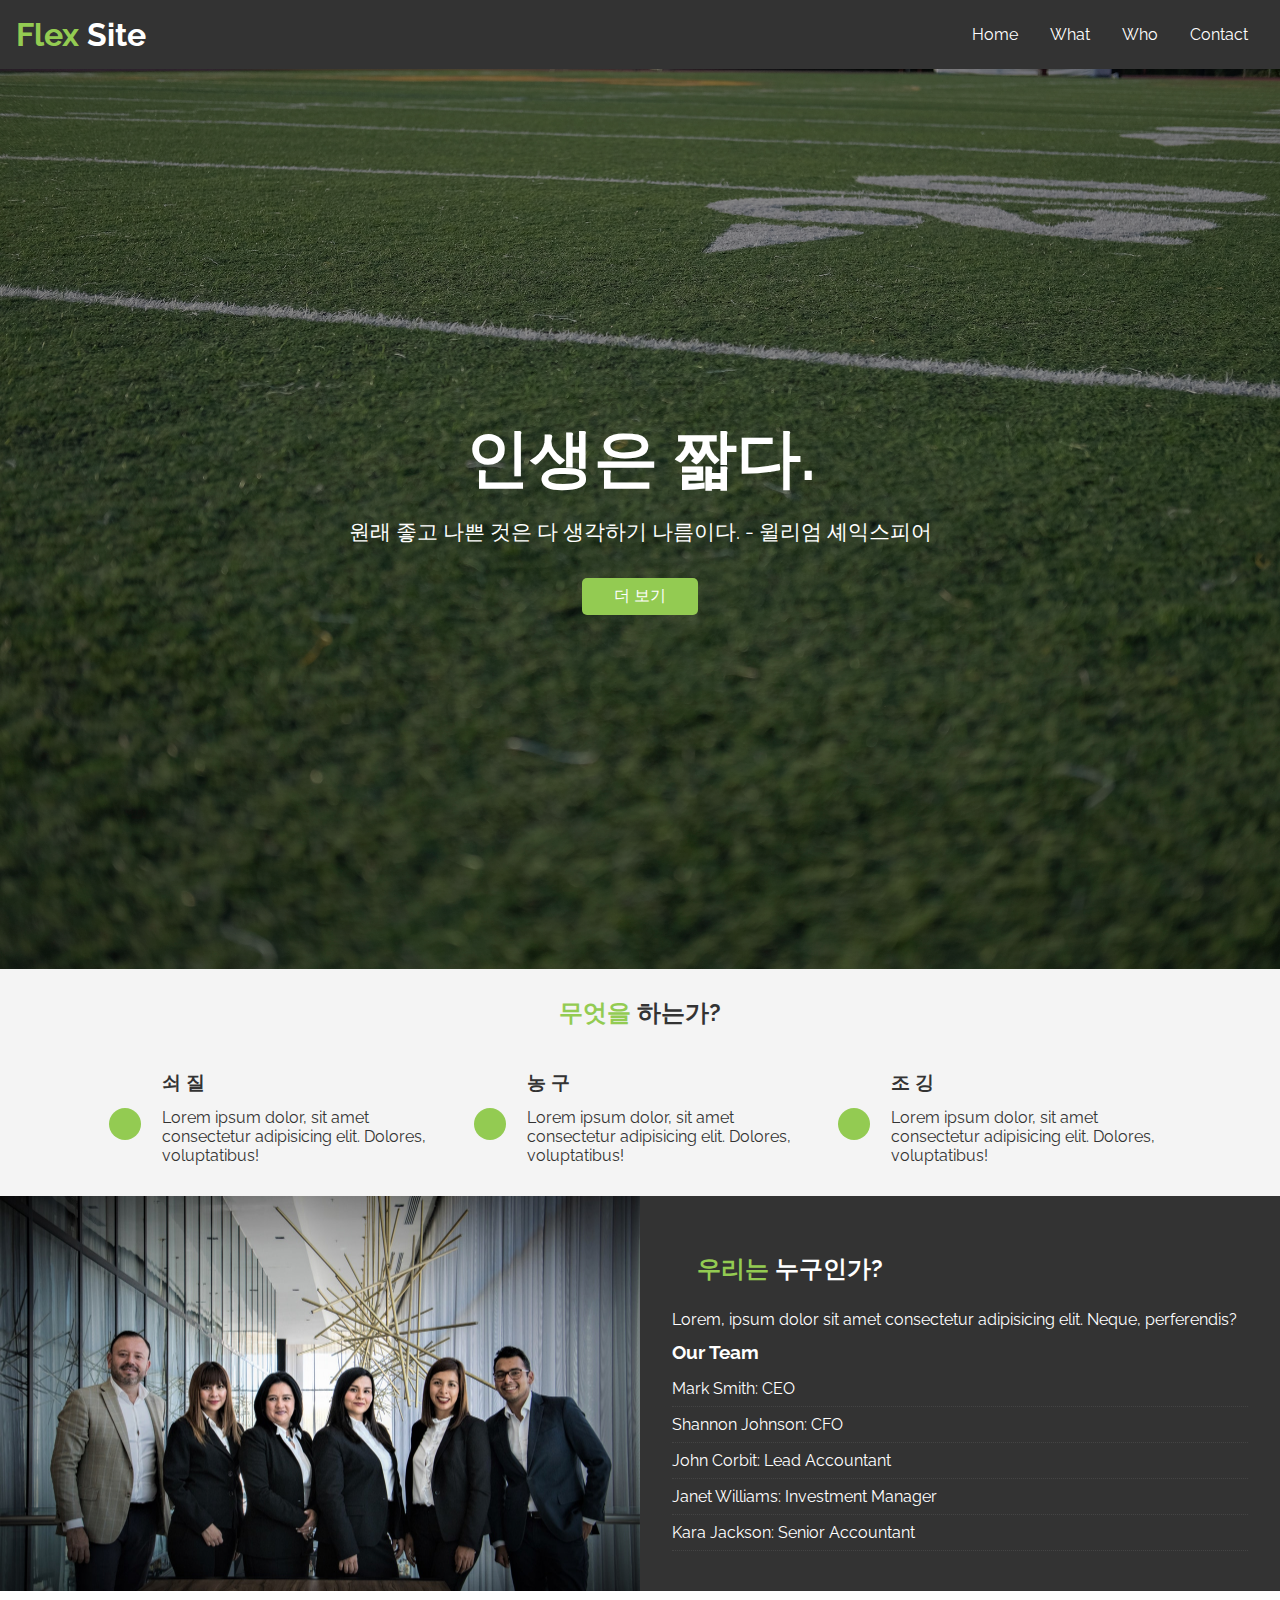
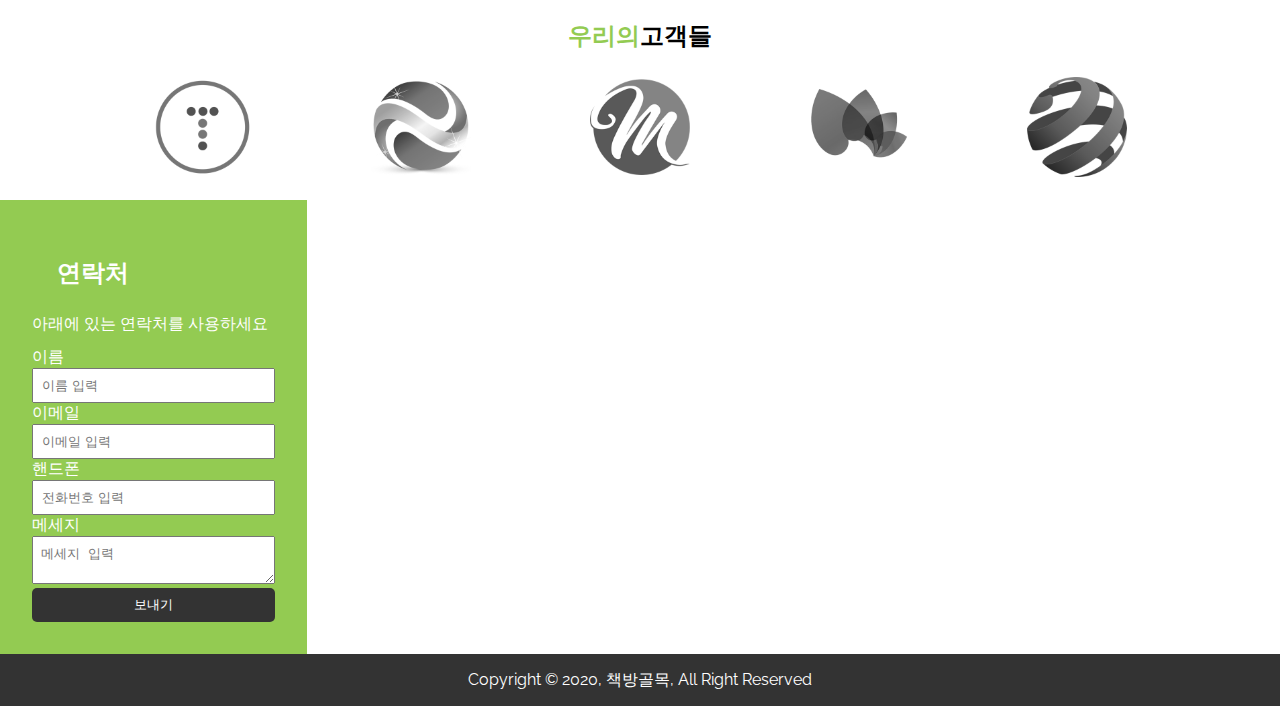
<file: index.html>
<!DOCTYPE html>
<html lang="en">
<head>
    <meta charset="UTF-8">
    <meta name="viewport" content="width=device-width, initial-scale=1.0">
    <title>FlexSite</title>
    <!-- favicon -->
    <link rel="shortcut icon" href="img/favicon.ico" type="image/x-icon">
    <!-- 폰트오썸 CDN 링크 -->
    <link rel="stylesheet" href="https://cdnjs.cloudflare.com/ajax/libs/font-awesome/5.13.0/css/all.min.css"
        integrity="sha256-h20CPZ0QyXlBuAw7A+KluUYx/3pK+c7lYEpqLTlxjYQ=" crossorigin="anonymous" />
    
    <!-- 메인 CSS -->
    <link rel="stylesheet" href="css/style.css">

    <!-- 스타일시트는 뒤에 적은 것이 적용된다. -->
    <link rel="stylesheet" media="screen and (max-width: 768px)" href="css/mobile.css">
    <link rel="stylesheet" media="screen and (min-width: 1100px)"  href="css/widescreen.css">

    
    
</head>
<body id="home">
    <!-- 메뉴바 -->
    <nav id="navbar">
        <!-- 로고 -->
        <h1 class="logo">
            <span class="text-primary">
                <i class="fas fa-football-ball"></i>Flex
            </span>Site
        </h1>

        <!-- 리스트 -->
        <ul>
            <li><a href="#home">Home</a></li>
            <li><a href="#what">What</a></li>
            <li><a href="#who">Who</a></li>
            <li><a href="#contact">Contact</a></li>
        </ul>
    </nav>
    <!-- 메뉴바 끝 -->

    <!-- 쇼케이스 시작 -->
    <header id="showcase">
        <div class="showcase-content">
            <h1 class="l-heading">
                인생은 짧다.
            </h1>
            <p class="lead">
                원래 좋고 나쁜 것은 다 생각하기 나름이다. - 윌리엄 셰익스피어
            </p>
            <a href="#what" class="btn">더 보기</a>
        </div>
    </header>
    <!-- 쇼케이스 끝 -->

    <!-- 섹션 : 무엇을 하나 -->
    <section id="what" class="bg-light py-1">
        <div class="container">
            <h2 class="m-heading text-center">
                <span class="text-primary">무엇을</span> 하는가?
            </h2>
            <div class="items">
                <div class="item">
                    <i class="fas fa-dumbbell"></i>
                    <div>
                        <h3>쇠 질</h3>
                        <p>Lorem ipsum dolor, sit amet consectetur adipisicing elit. Dolores, voluptatibus!</p>
                    </div>
                </div>
                <div class="item">
                    <i class="fas fa-basketball-ball"></i>
                    <div>
                        <h3>농 구</h3>
                        <p>Lorem ipsum dolor, sit amet consectetur adipisicing elit. Dolores, voluptatibus!</p>
                    </div>
                </div>
                <div class="item">
                    <i class="fas fa-running"></i>
                    <div>
                        <h3>조 깅</h3>
                        <p>Lorem ipsum dolor, sit amet consectetur adipisicing elit. Dolores, voluptatibus!</p>
                    </div>
                </div>
            </div>
        </div>
    </section>
    <!-- 섹션 : 무엇을 하나 끝-->

    <!-- 섹션 : 우리는 누구인가? -->
    <section id="who">
        <div class="who-img p-2"></div>
        <div class="who-text bg-dark p-2">
            <h2 class="m-heading"><span class="text-primary">우리는 </span>누구인가?</h2>
            <p>Lorem, ipsum dolor sit amet consectetur adipisicing elit. Neque, perferendis?</p>
            <h3>Our Team</h3>
            <ul class="list">
                <li>Mark Smith: CEO</li>
                <li>Shannon Johnson: CFO</li>
                <li>John Corbit: Lead Accountant</li>
                <li>Janet Williams: Investment Manager</li>
                <li>Kara Jackson: Senior Accountant</li>
            </ul>
        </div>
    </section>
    <!-- 섹션 : 우리는 누구인가? 끝 -->

    <!-- 섹션 : 클라이언트 -->
    <section id="clients" class="py-1">
        <div class="container">
            <h2 class="m-heading text-center">
                <span class="text-primary">우리의</span>고객들
            </h2>
            <div class="items py-1">
                <div><img src="img/logo1.png" alt="고객들"></div>
                <div><img src="img/logo2.png" alt="고객들"></div>
                <div><img src="img/logo3.png" alt="고객들"></div>
                <div><img src="img/logo4.png" alt="고객들"></div>
                <div><img src="img/logo5.png" alt="고객들"></div>
                
            </div>
        </div>
    </section>
    <!-- 섹션 : 클라이언트 끝 -->

    <!-- 섹션 : 컨택트 -->
    <section id="contact">
        <div class="contact-form bg-primary p-2">
            <h2 class="m-heading">연락처</h2>
            <p>아래에 있는 연락처를 사용하세요</p>
            <form>
                <div class="form-group">
                    <label for="name">이름</label>
                    <input type="text" id="name" placeholder="이름 입력">
                </div>
                <div class="form-group">
                    <label for="email">이메일</label>
                    <input type="text" id="email" placeholder="이메일 입력">
                </div>
                <div class="form-group">
                    <label for="phone">핸드폰</label>
                    <input type="text" id="phone" placeholder="전화번호 입력">
                </div>
                <div class="form-group">
                    <label for="message">메세지</label>
                    <textarea name="message" id="message" placeholder="메세지 입력"></textarea>
                </div>
                <input type="submit" value="보내기" class="btn btn-dark">
            </form>
        </div>
        <div class="map">
            <iframe src="https://www.google.com/maps/embed?pb=!1m18!1m12!1m3!1d3262.0250959302703!2d129.05739041558365!3d35.15599486620429!2m3!1f0!2f0!3f0!3m2!1i1024!2i768!4f13.1!3m3!1m2!1s0x3568eb6feb39fa0d%3A0x17502eaffb28a5b4!2z67aA7IKwSVTqtZDsnKHshLzthLA!5e0!3m2!1sko!2skr!4v1589246620339!5m2!1sko!2skr" width="100%" height="450" frameborder="0" style="border:0;" allowfullscreen="" aria-hidden="false" tabindex="0"></iframe>
        </div>
    </section>
    <!-- 섹션 : 컨택트 끝 -->

    <!-- Footer -->
    <footer class="main-footer bg-dark text-center py-1">
        <div class="container">
            <p>Copyright &copy; 2020, 책방골목, All Right Reserved</p>
        </div>
    </footer>
    <!-- Footer 끝 -->
    
    <!-- 제이쿼리 CDN -->
    <script src="https://code.jquery.com/jquery-3.5.1.min.js" integrity="sha256-9/aliU8dGd2tb6OSsuzixeV4y/faTqgFtohetphbbj0=" crossorigin="anonymous"></script>

    <script src="/js/index.js"></script>
</body>
</html>
</file>
<file: css/style.css>
/* 폰트 */
@import url('https://fonts.googleapis.com/css2?family=Raleway&display=swap');

/* 초기화 */
*{
    padding: 0;
    margin: 0;
    box-sizing: border-box;
}
body{
    font-family: 'Raleway', sans-serif;
}
a{
    text-decoration: none;
}
p{
    margin: 0.75rem 0;
}
.text-primary{
    color: #93cb52;
}

/* 메인 네브바 */
#navbar{
    display: flex;
    justify-content: space-between;
    position: sticky;
    top: 0;
    background-color: #333;
    color: white;
    padding: 1rem;
    z-index: 1;
}

.logo{
    color: white;
}

#navbar ul{
    display: flex;
    align-items: center;
    list-style: none;
}

#navbar ul li a{
    color: white;
    padding: 0.75rem;
    margin: 0 0.25rem;
}
#navbar ul li a:hover{
    background-color: #93cb52;
    border-radius: 5px;
}

/* 쇼케이스 */
#showcase{
    background: #333 url(../img/wallpaper.jpg) no-repeat center center;
    background-size: cover;
    height: 100vh;
    color: white;
    position: relative;
}

#showcase .showcase-content{
    display: flex;
    flex-direction: column;
    text-align: center;
    justify-content: center;
    align-items: center;
    padding: 0 2em;
    /* 오버레이 : 쇼케이스와 같은 사이즈 */
    position: absolute;
    top: 0;
    left: 0;
    right: 0;
    bottom: 0;
    background-color: rgba(0,0,0,0.4);
}

/* 공통 클래스 : 여러번 사용 */
.l-heading{
    font-size: 4rem;
    margin-bottom: 0.75rem;
    line-height: 1.1;
}
.lead{
    font-size: 1.3rem;
    margin-bottom: 2rem;
}
.btn{
    display: inline-block;
    color: white;
    background-color: #93cb52;
    padding: 0.5rem 2rem;
    border: none;
    border-radius: 5px;
}
.btn-dark{
    background-color: #333;
}

.container{
    max-width: 1100px;
    margin: auto;
    padding: 0.2rem;
    display: flex;
    flex-direction: column;
}
.text-center{
    text-align: center;
}
.py1{
    padding: 1.5rem 0;
}
.py2{
    padding: 2rem 0;
}
.py3{
    padding: 3rem 0;
}
.bg-light{
    background: #f4f4f4;
    color: #333;
}
.bg-dark{
    background: #333;
    color: #fff;
}
.bg-primary{
    background: #93cb52;
    color: #fff;
}

.p-1{
    padding: 1.5rem;
}
.p-2{
    padding: 2rem;
}
.p-3{
    padding: 3rem;
}
.list{
    margin: 0.5rem 0;
    list-style: none;
}
.list li{
    padding: 0.5rem 0;
    border-bottom: #444 dotted 1px;
}

/* 섹션 : 무엇을 하는가 */
.m-heading{
    margin: 25px;
}
#what .items{
    display: flex;
}
#what .item{
    flex: 1;
    text-align: center;
    padding: 1rem;
}
#what .items .item i{
    background-color: #93cb52;
    padding: 1rem;
    border-radius: 50%;
    margin-bottom: 1rem;
    font-size: 2rem;
}

/* 섹션 : 우리는 누구인가? */
#who{
    display: flex;
}

#who div{
    flex:1;
}

#who .who-img{
    background: url('../img/people.jpg') no-repeat center center/cover;
}

/* 섹션 : 클라이언트 */
#clients .items{
    display: flex;
    justify-content: space-around;
}
#clients .items img{
    display: block;
    margin: auto 2px;
    width: 100px;
    margin-bottom: 20px;
}

/* 섹션 : 컨택트 */
#contact{
    display: flex;
}
#contact .map,
#contact .contact-form{
    flex: 1;
}
#contact .contact-form .form-group{
    margin: 0.75;
}
#contact .contact-form label{
    display: block;
}
#contact .contact-form input,
#contact .contact-form textarea{
    width: 100%;   
    padding: 0.5rem;
}
#contact .map{
    flex: 5;
}
#contact .contact-form{
    flex: 5;
}
</file>
<file: css/mobile.css>
/* 무엇을 하는가 섹션 */
 #what .items{
    display: block;
    padding: 1rem;
}
 /* 아이콘과 글의 위치가 flex */
#what .items .item{
    display: flex;
    text-align: left;
}

/* 아이콘 센터 마추기 */
#what .items .item i{
    align-self: center;
    margin-right: 1.3rem;
    margin-bottom: 0;
}

/* 메뉴바 */
@media(max-width:500px){
    #navbar{
        flex-direction: column;
        align-items: center;
    }
    #navbar .logo{
        margin-bottom: 0.5rem;
        text-align: center;
    }
    #navbar ul{
        padding: 0.5rem;
    }
}

/* 우리는 누구인가 섹션 */
#who{
    display: block;
}
#who .who-img{
    display: none;
}

/* 컨텍트 섹션 */
#contact{
    flex-direction: column;
}
#contact .map{
    height: 300px;
    border-top: 4px solid #333;
}

/* 제목 사이즈 */
.l-heading{
    font-size: 3rem;
}
.lead{
    font-size: 1rem;
}
#showcase{
    margin-top: -2rem;
}

@media(max-height: 568px){
    #showcase{
        margin-top: -3rem;
    }
}


#clients .items img{
    display: block;
    margin: auto 2px;
    width: 70px;
    margin-bottom: 20px;
}
</file>
<file: css/widescreen.css>
/* 
display : none;
 */

 /* 무엇을 하는가 섹션 */
 /* 아이콘과 글의 위치가 flex */
 #what .items .item{
     display: flex;
     text-align: left;
 }

 /* 아이콘 센터 마추기 */
 #what .items .item i{
     align-self: center;
     margin-right: 1.3rem;
     margin-bottom: 0;
 }

 /* ㅎ컨택트 섹션의 지도 크기를 넓게 */
 #contact .map{
     flex: 20;
 }
</file>
